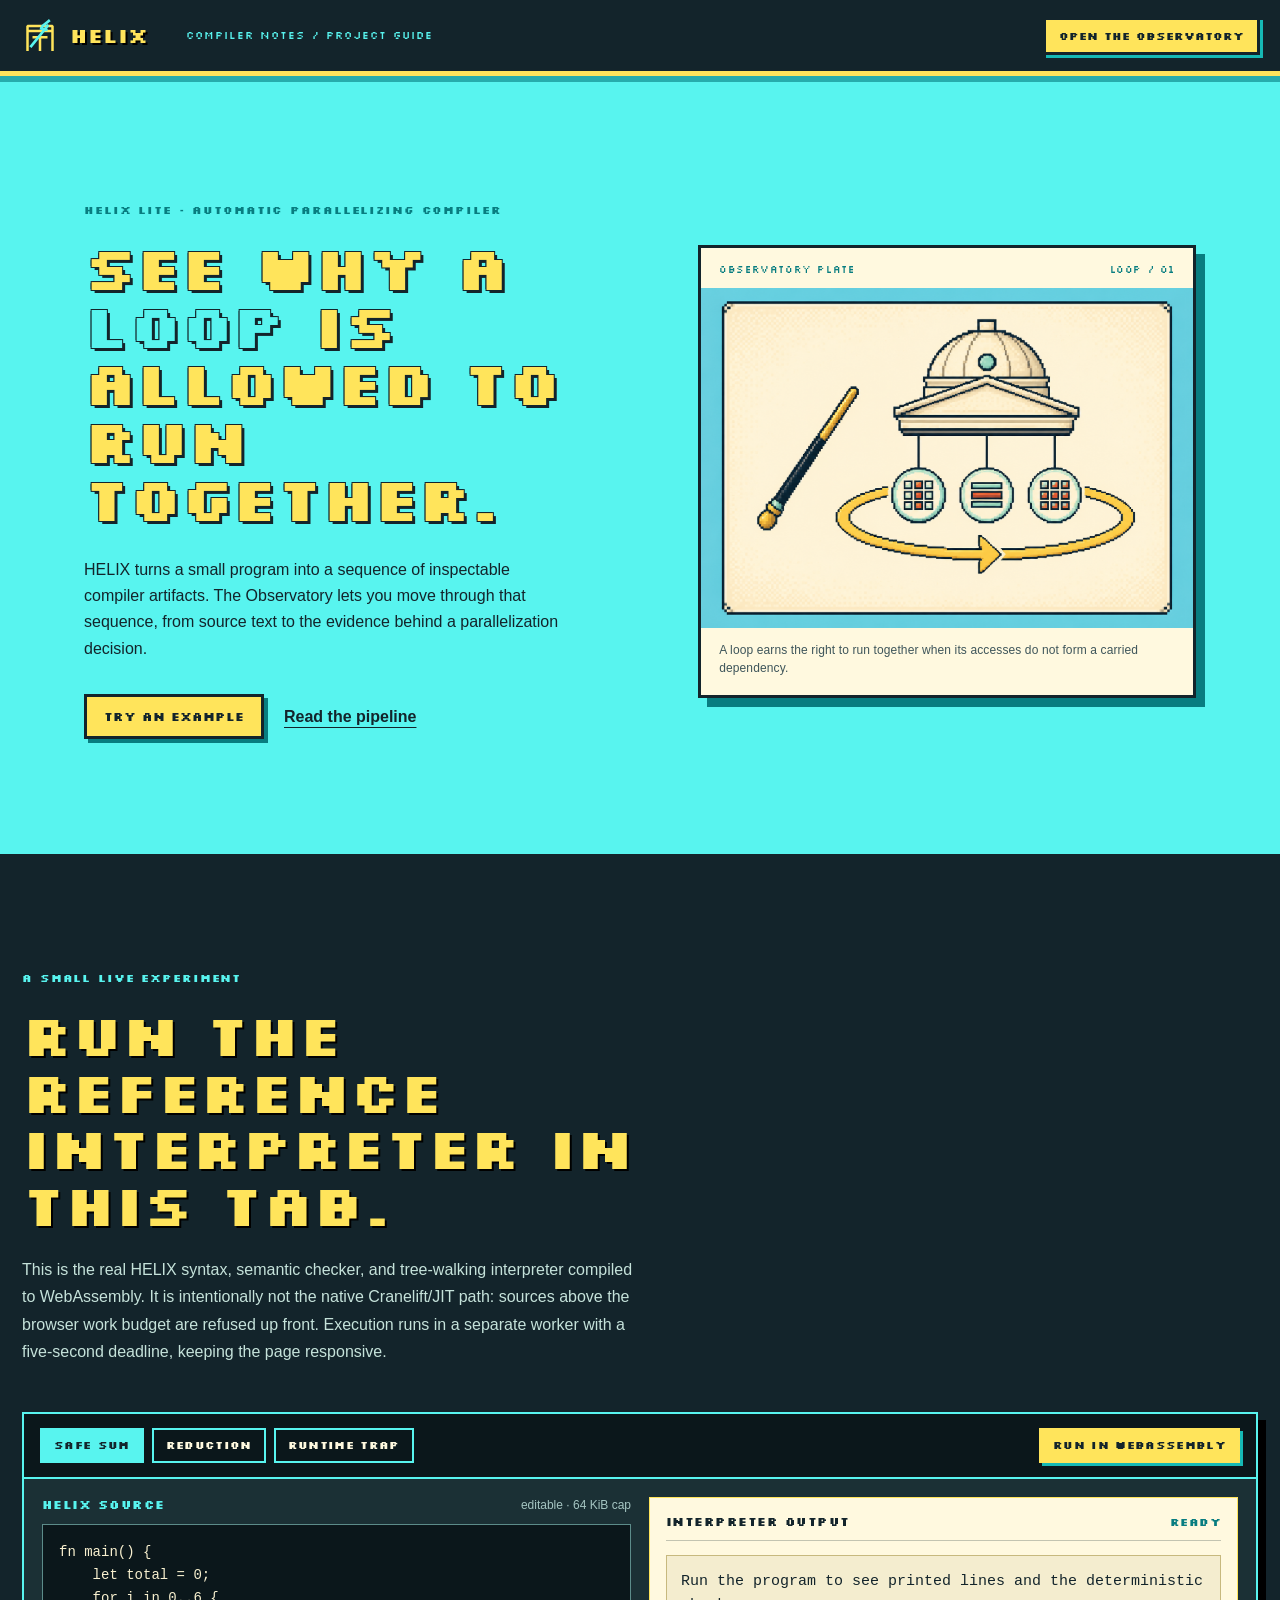
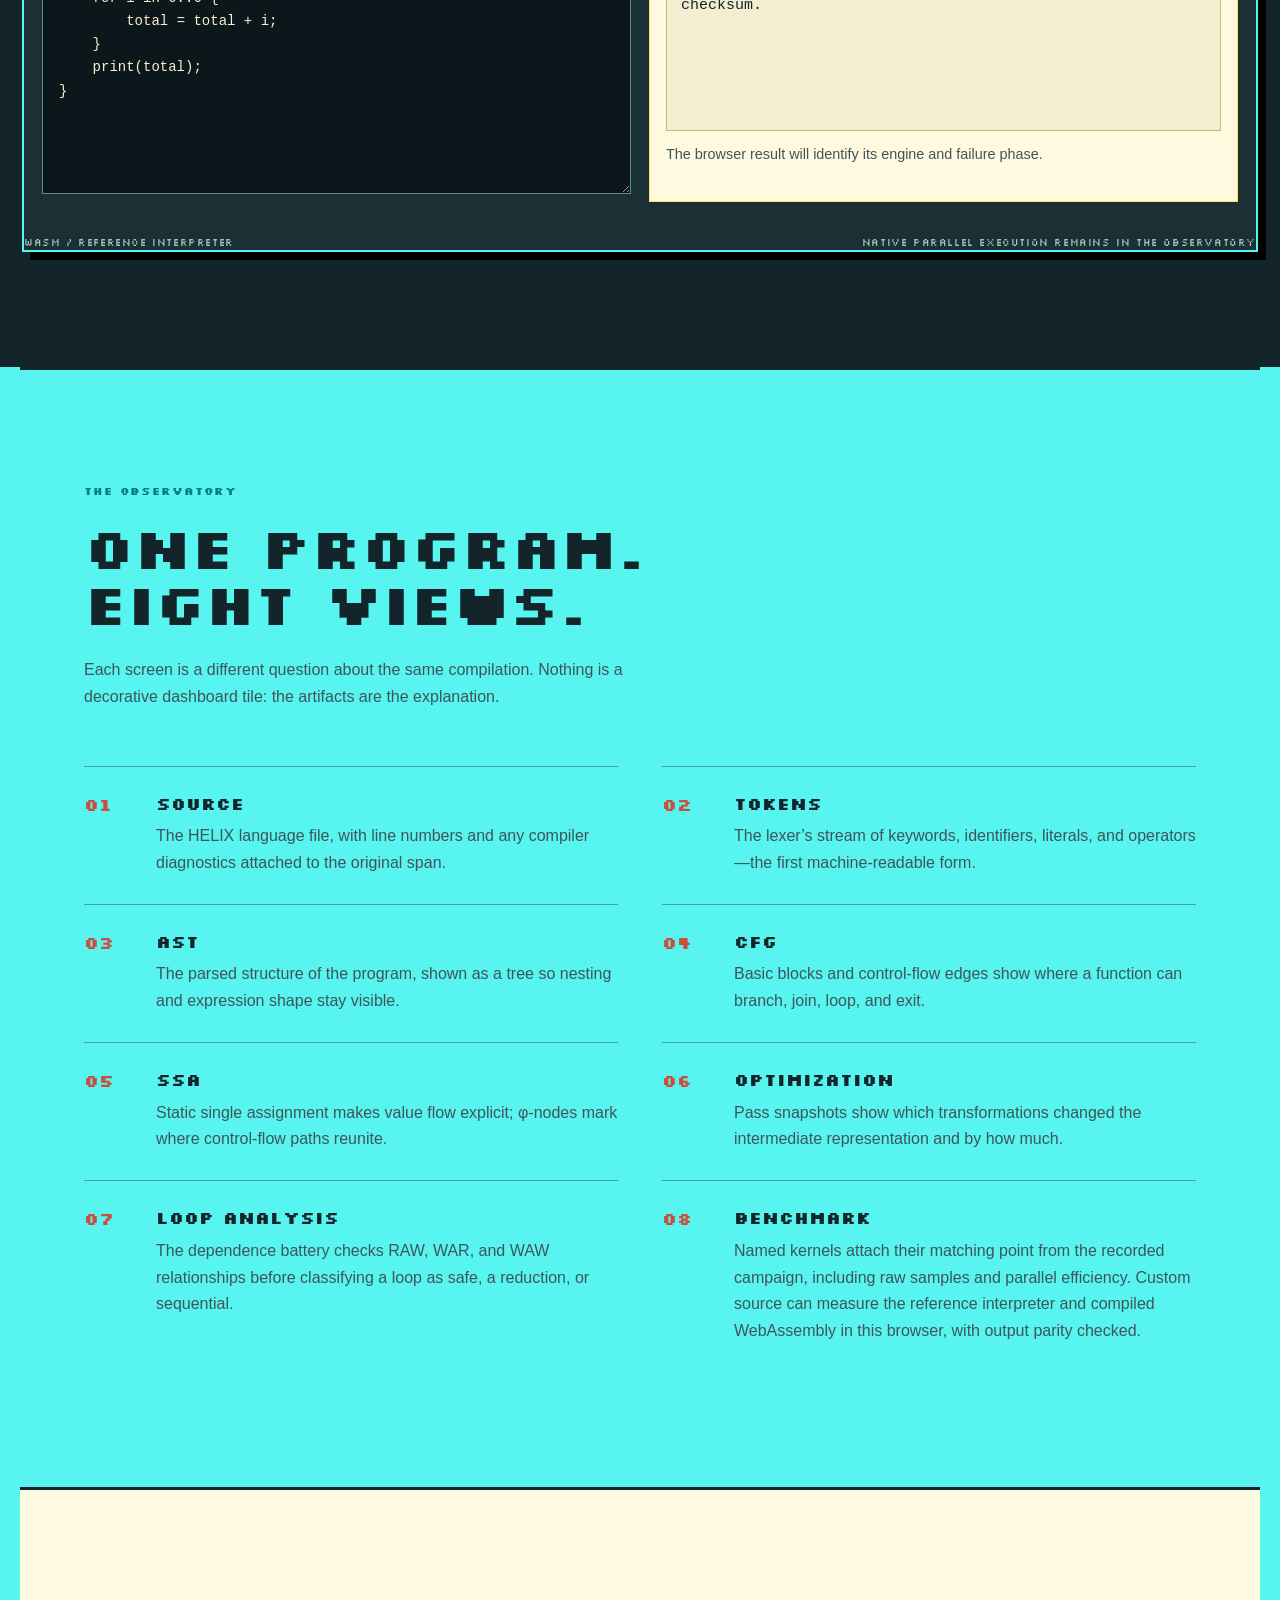
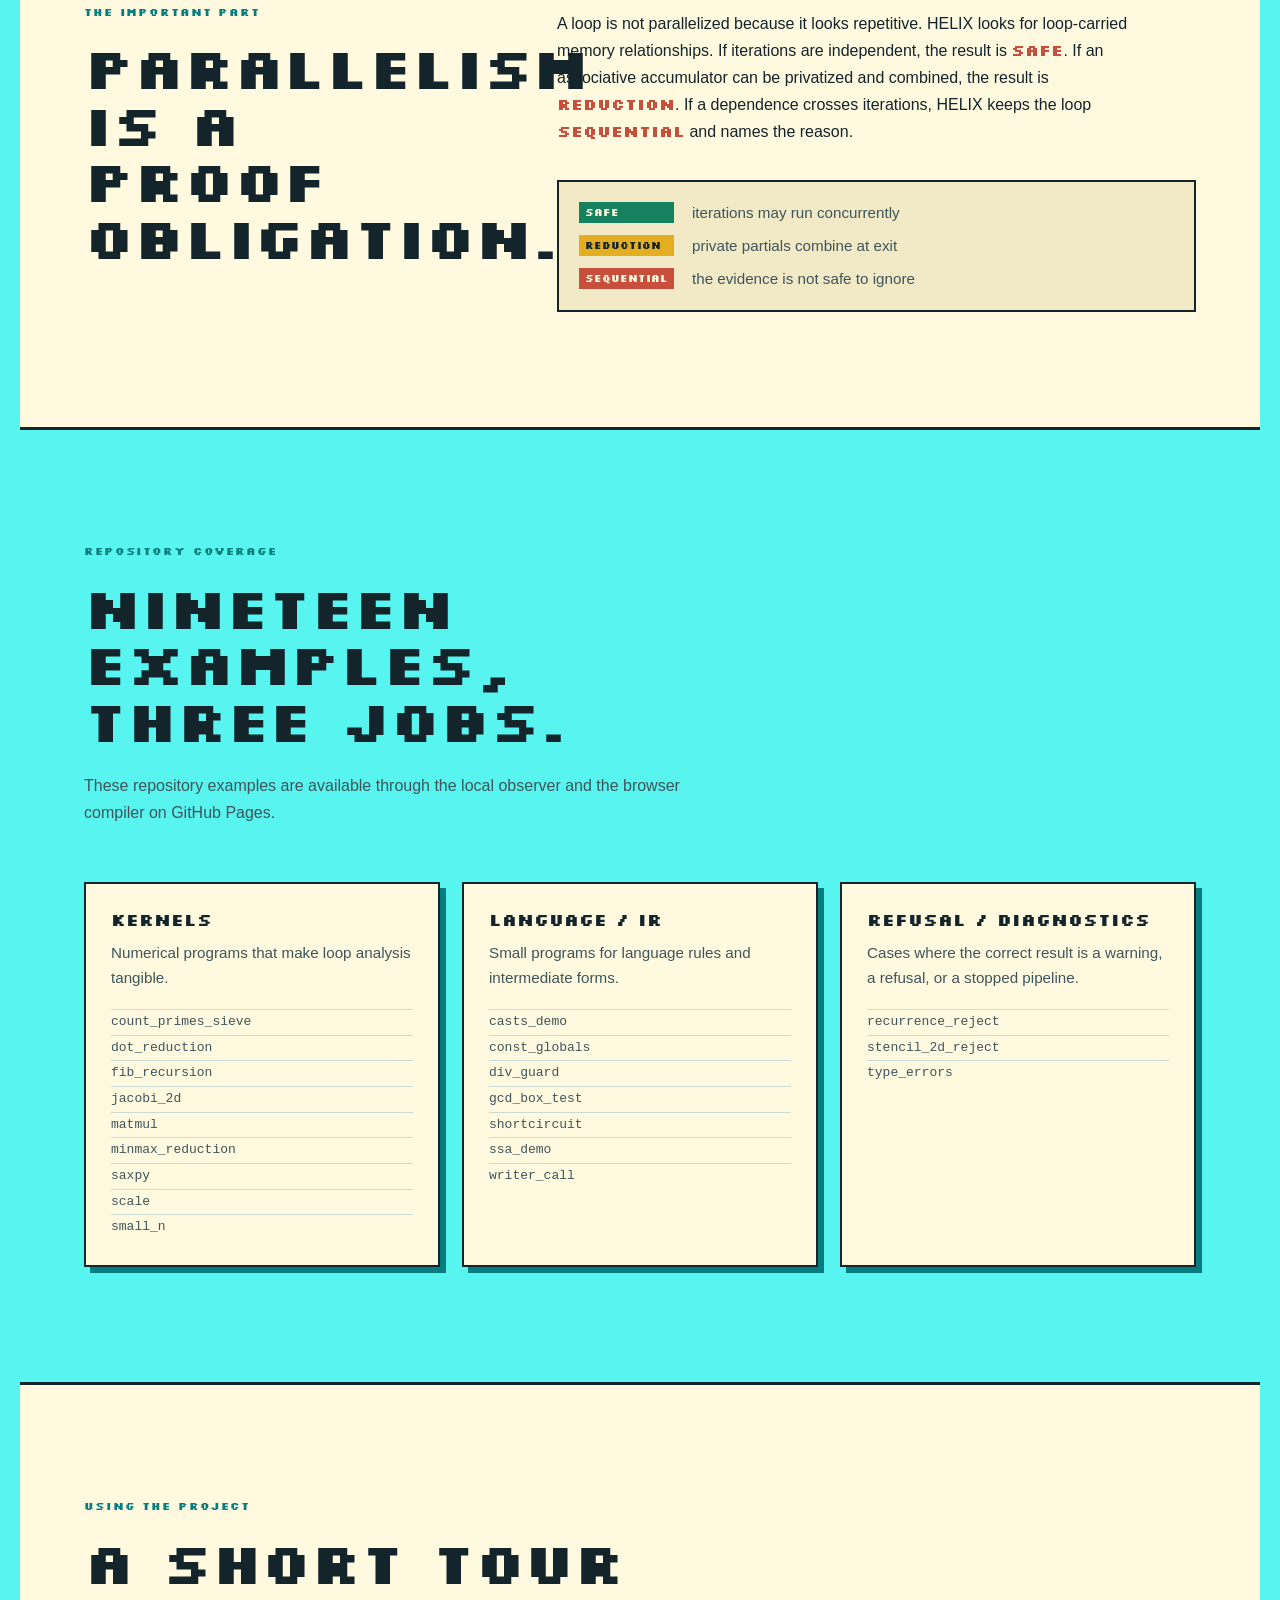
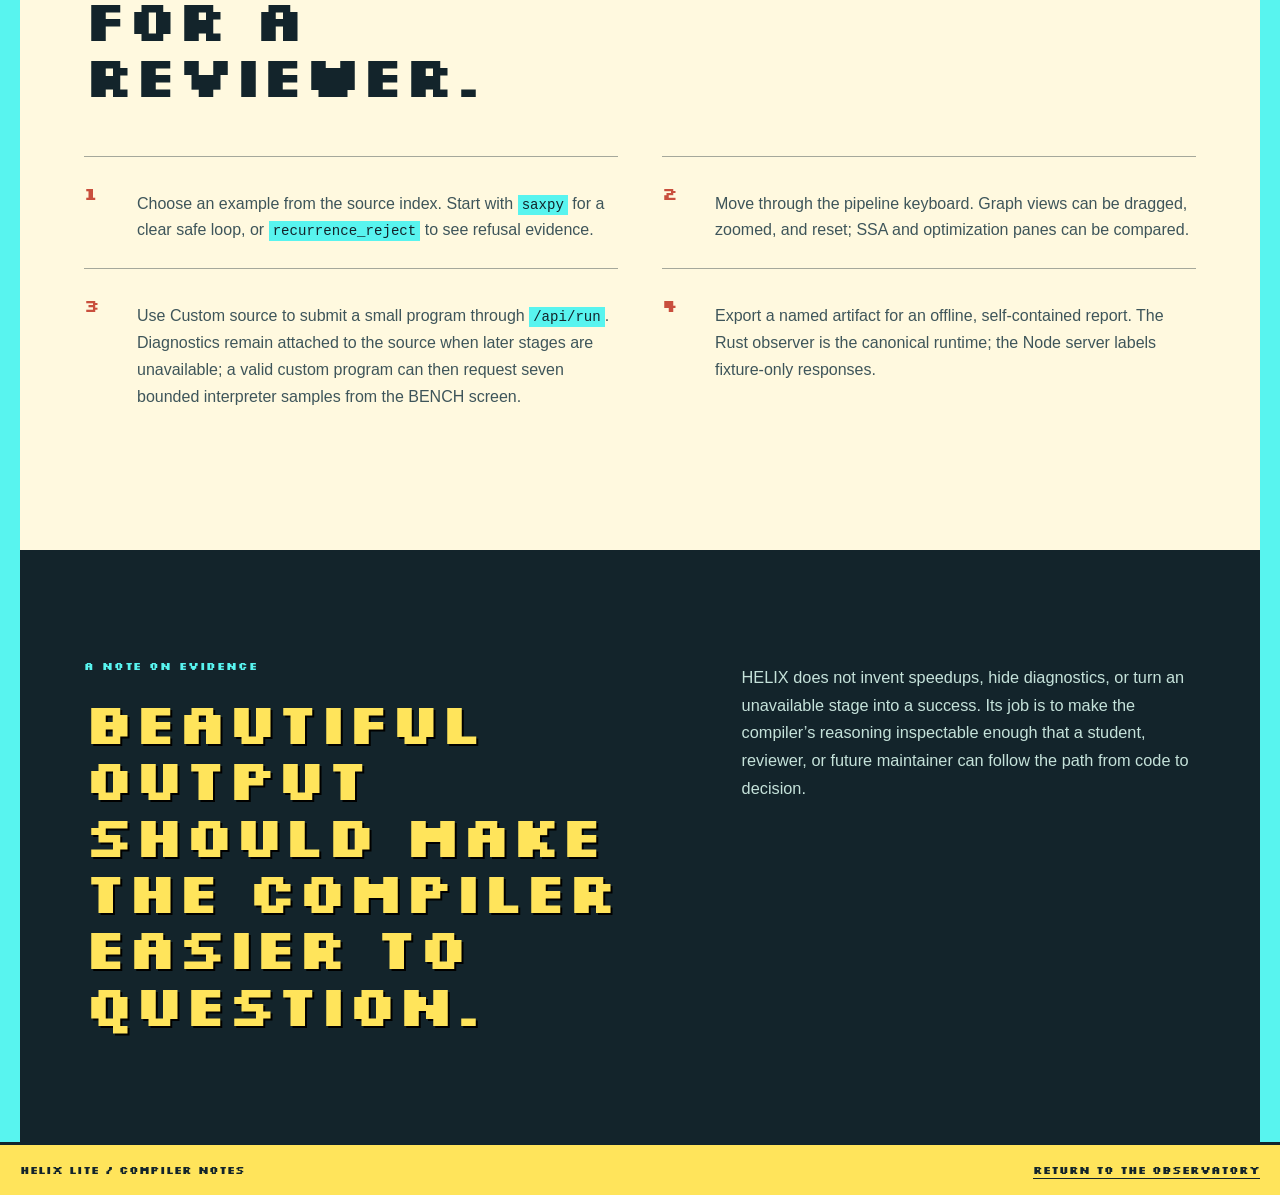
<file: web/about.html>
<!doctype html>
<html lang="en">
<head>
<meta charset="utf-8">
<meta name="viewport" content="width=device-width, initial-scale=1">
<meta name="color-scheme" content="light">
<title>How HELIX works — compiler notes</title>
<link rel="icon" href="data:image/svg+xml,%3Csvg xmlns='http://www.w3.org/2000/svg' viewBox='0 0 32 32'%3E%3Crect width='32' height='32' fill='%2358f4ef'/%3E%3Cpath d='M7 26V8h18v18M7 12h18M11 17h10M16 26V17' fill='none' stroke='%2313232a' stroke-width='3' stroke-linecap='square'/%3E%3Cpath d='m10 24 12-16m-3 0 5-4m-2 7-4-1' fill='none' stroke='%23ffe35b' stroke-width='2'/%3E%3C/svg%3E">
<link rel="stylesheet" href="./about.css">
<script type="module" src="./about.js"></script>
</head>
<body>
<header class="about-nav">
  <a class="about-brand" href="./" aria-label="Return to the HELIX Observatory">
    <svg viewBox="0 0 32 32" aria-hidden="true">
      <path class="about-mark-temple" d="M6 27V8h20v19M6 12h20M11 17h10M16 27V17" />
      <path class="about-mark-sword" d="m9 24 13-16m-4 0 5-4m-2 7-4-1" />
    </svg>
    <span>HELIX</span>
  </a>
  <p>compiler notes / project guide</p>
  <a class="nav-return" href="./">Open the Observatory</a>
</header>

<main>
  <section class="about-hero" aria-labelledby="about-title">
    <div class="hero-copy">
      <p class="eyebrow">HELIX LITE · AUTOMATIC PARALLELIZING COMPILER</p>
      <h1 id="about-title">
        <span class="hero-line">See why a</span>
        <span class="hero-line"><span class="hero-emphasis">loop</span> is</span>
        <span class="hero-line">allowed to</span>
        <span class="hero-line">run</span>
        <span class="hero-line">together.</span>
      </h1>
      <p class="hero-lede">HELIX turns a small program into a sequence of inspectable compiler artifacts. The Observatory lets you move through that sequence, from source text to the evidence behind a parallelization decision.</p>
      <div class="hero-actions">
        <a class="cta" href="./">Try an example</a>
        <a class="text-link" href="#pipeline">Read the pipeline</a>
      </div>
    </div>
    <figure class="hero-figure">
      <div class="figure-label"><span>OBSERVATORY PLATE</span><span>LOOP / 01</span></div>
      <img class="hero-illustration" src="./assets/helix-loop-observatory.png" alt="Pixel-art compiler observatory with three dependency nodes and a yellow loop arrow around them.">
      <figcaption>A loop earns the right to run together when its accesses do not form a carried dependency.</figcaption>
    </figure>
  </section>

  <section id="browser-lab" class="browser-lab" aria-labelledby="browser-lab-title">
    <div class="lab-heading">
      <p class="eyebrow">A SMALL LIVE EXPERIMENT</p>
      <h2 id="browser-lab-title">Run the reference interpreter in this tab.</h2>
      <p>This is the real HELIX syntax, semantic checker, and tree-walking interpreter compiled to WebAssembly. It is intentionally not the native Cranelift/JIT path: sources above the browser work budget are refused up front. Execution runs in a separate worker with a five-second deadline, keeping the page responsive.</p>
    </div>
    <div class="lab-shell">
      <div class="lab-toolbar">
        <div class="lab-presets" aria-label="Browser lab examples">
          <button type="button" class="lab-preset is-active" data-lab-preset="safe">Safe sum</button>
          <button type="button" class="lab-preset" data-lab-preset="reduction">Reduction</button>
          <button type="button" class="lab-preset" data-lab-preset="trap">Runtime trap</button>
        </div>
        <button type="button" id="browser-run" class="lab-run">Run in WebAssembly</button>
      </div>
      <div class="lab-grid">
        <label class="lab-editor">
          <span>HELIX source <small>editable · 64 KiB cap</small></span>
          <textarea id="browser-source" spellcheck="false" autocapitalize="off" autocomplete="off">fn main() {
    let total = 0;
    for i in 0..6 {
        total = total + i;
    }
    print(total);
}</textarea>
        </label>
        <section class="lab-output" aria-labelledby="lab-output-title">
          <div class="output-heading"><span id="lab-output-title">Interpreter output</span><span id="browser-status" role="status">ready</span></div>
          <pre id="browser-output" tabindex="0">Run the program to see printed lines and the deterministic checksum.</pre>
          <p id="browser-diagnostics" class="lab-diagnostics" role="status">The browser result will identify its engine and failure phase.</p>
        </section>
      </div>
      <p class="lab-footnote"><span>WASM / REFERENCE INTERPRETER</span><span>native parallel execution remains in the Observatory</span></p>
    </div>
  </section>

  <section id="pipeline" class="about-section" aria-labelledby="pipeline-title">
    <div class="section-heading">
      <p class="eyebrow">THE OBSERVATORY</p>
      <h2 id="pipeline-title">One program. Eight views.</h2>
      <p>Each screen is a different question about the same compilation. Nothing is a decorative dashboard tile: the artifacts are the explanation.</p>
    </div>
    <ol class="pipeline-list">
      <li><span class="stage-no">01</span><div><h3>Source</h3><p>The HELIX language file, with line numbers and any compiler diagnostics attached to the original span.</p></div></li>
      <li><span class="stage-no">02</span><div><h3>Tokens</h3><p>The lexer’s stream of keywords, identifiers, literals, and operators—the first machine-readable form.</p></div></li>
      <li><span class="stage-no">03</span><div><h3>AST</h3><p>The parsed structure of the program, shown as a tree so nesting and expression shape stay visible.</p></div></li>
      <li><span class="stage-no">04</span><div><h3>CFG</h3><p>Basic blocks and control-flow edges show where a function can branch, join, loop, and exit.</p></div></li>
      <li><span class="stage-no">05</span><div><h3>SSA</h3><p>Static single assignment makes value flow explicit; φ-nodes mark where control-flow paths reunite.</p></div></li>
      <li><span class="stage-no">06</span><div><h3>Optimization</h3><p>Pass snapshots show which transformations changed the intermediate representation and by how much.</p></div></li>
      <li><span class="stage-no">07</span><div><h3>Loop analysis</h3><p>The dependence battery checks RAW, WAR, and WAW relationships before classifying a loop as safe, a reduction, or sequential.</p></div></li>
      <li><span class="stage-no">08</span><div><h3>Benchmark</h3><p>Named kernels attach their matching point from the recorded campaign, including raw samples and parallel efficiency. Custom source can measure the reference interpreter and compiled WebAssembly in this browser, with output parity checked.</p></div></li>
    </ol>
  </section>

  <section class="about-section split-section" aria-labelledby="decision-title">
    <div class="section-heading">
      <p class="eyebrow">THE IMPORTANT PART</p>
      <h2 id="decision-title">Parallelism is a proof obligation.</h2>
    </div>
    <div class="explain-copy">
      <p>A loop is not parallelized because it looks repetitive. HELIX looks for loop-carried memory relationships. If iterations are independent, the result is <strong>SAFE</strong>. If an associative accumulator can be privatized and combined, the result is <strong>REDUCTION</strong>. If a dependence crosses iterations, HELIX keeps the loop <strong>SEQUENTIAL</strong> and names the reason.</p>
      <div class="decision-strip"><span class="decision-safe">SAFE</span><span>iterations may run concurrently</span><span class="decision-reduction">REDUCTION</span><span>private partials combine at exit</span><span class="decision-sequential">SEQUENTIAL</span><span>the evidence is not safe to ignore</span></div>
    </div>
  </section>

  <section class="about-section examples-section" aria-labelledby="examples-title">
    <div class="section-heading">
      <p class="eyebrow">REPOSITORY COVERAGE</p>
      <h2 id="examples-title">Nineteen examples, three jobs.</h2>
      <p>These repository examples are available through the local observer and the browser compiler on GitHub Pages.</p>
    </div>
    <div class="example-columns">
      <div><h3>Kernels</h3><p>Numerical programs that make loop analysis tangible.</p><ul><li>count_primes_sieve</li><li>dot_reduction</li><li>fib_recursion</li><li>jacobi_2d</li><li>matmul</li><li>minmax_reduction</li><li>saxpy</li><li>scale</li><li>small_n</li></ul></div>
      <div><h3>Language / IR</h3><p>Small programs for language rules and intermediate forms.</p><ul><li>casts_demo</li><li>const_globals</li><li>div_guard</li><li>gcd_box_test</li><li>shortcircuit</li><li>ssa_demo</li><li>writer_call</li></ul></div>
      <div><h3>Refusal / diagnostics</h3><p>Cases where the correct result is a warning, a refusal, or a stopped pipeline.</p><ul><li>recurrence_reject</li><li>stencil_2d_reject</li><li>type_errors</li></ul></div>
    </div>
  </section>

  <section class="about-section how-section" aria-labelledby="how-title">
    <div class="section-heading">
      <p class="eyebrow">USING THE PROJECT</p>
      <h2 id="how-title">A short tour for a reviewer.</h2>
    </div>
    <div class="how-grid">
      <div><span>1</span><p>Choose an example from the source index. Start with <code>saxpy</code> for a clear safe loop, or <code>recurrence_reject</code> to see refusal evidence.</p></div>
      <div><span>2</span><p>Move through the pipeline keyboard. Graph views can be dragged, zoomed, and reset; SSA and optimization panes can be compared.</p></div>
      <div><span>3</span><p>Use Custom source to submit a small program through <code>/api/run</code>. Diagnostics remain attached to the source when later stages are unavailable; a valid custom program can then request seven bounded interpreter samples from the BENCH screen.</p></div>
      <div><span>4</span><p>Export a named artifact for an offline, self-contained report. The Rust observer is the canonical runtime; the Node server labels fixture-only responses.</p></div>
    </div>
  </section>

  <section class="closing-note" aria-label="Project boundary">
    <div>
      <p class="eyebrow">A NOTE ON EVIDENCE</p>
      <h2>Beautiful output should make the compiler easier to question.</h2>
    </div>
    <p>HELIX does not invent speedups, hide diagnostics, or turn an unavailable stage into a success. Its job is to make the compiler’s reasoning inspectable enough that a student, reviewer, or future maintainer can follow the path from code to decision.</p>
  </section>
</main>

<footer class="about-footer"><span>HELIX LITE / COMPILER NOTES</span><a href="./">Return to the Observatory</a></footer>
</body>
</html>
</file>
<file: web/about.css>
@font-face { font-family: "Helix Pixel"; src: url("./fonts/silkscreen-400.ttf") format("truetype"); font-weight: 400; font-display: swap; }
@font-face { font-family: "Helix Pixel"; src: url("./fonts/silkscreen-700.ttf") format("truetype"); font-weight: 700; font-display: swap; }

:root { color-scheme: light; --aqua: #58f4ef; --aqua-deep: #16b9b5; --aqua-dark: #087d80; --ink: #13242b; --ink-soft: #3e555a; --yellow: #ffe45b; --yellow-deep: #e3ae22; --paper: #fff9df; --paper-shadow: #f2e9c6; --coral: #c94f3d; --green: #16815e; --lilac: #6247a6; --pixel: "Helix Pixel", monospace; --body: "Trebuchet MS", "Segoe UI", sans-serif; }
* { box-sizing: border-box; }
html { scroll-behavior: smooth; background: var(--aqua); }
body { min-width: 320px; margin: 0; color: var(--ink); background: var(--aqua); font: 16px/1.65 var(--body); }
body::before { content: ""; position: fixed; inset: 0; z-index: -1; pointer-events: none; opacity: .11; background: repeating-linear-gradient(0deg, transparent 0 5px, rgba(19,36,43,.16) 5px 6px); mix-blend-mode: multiply; }
a { color: inherit; }
::selection { color: var(--ink); background: var(--yellow); }
::-webkit-scrollbar { width: 16px; height: 16px; }
::-webkit-scrollbar-track { background: var(--aqua-deep); }
::-webkit-scrollbar-thumb { background: var(--ink); border: 3px solid var(--aqua-deep); }
.about-nav { min-height: 78px; display: flex; align-items: center; gap: 20px; padding: 12px clamp(18px,5vw,72px); color: var(--paper); background: var(--ink); border-bottom: 5px solid var(--yellow); box-shadow: 0 6px 0 rgba(8,125,128,.6); }
.about-brand { display: inline-flex; align-items: center; gap: 10px; color: var(--yellow); font: 700 24px/1 var(--pixel); text-decoration: none; text-shadow: 2px 2px 0 #000; }
.about-brand svg { width: 40px; height: 40px; }.about-brand path { fill: none; stroke-linecap: square; stroke-linejoin: bevel; }.about-mark-temple { stroke: var(--yellow); stroke-width: 2; }.about-mark-sword { stroke: var(--aqua); stroke-width: 2.2; }
.about-nav p { margin: 0; color: var(--aqua); font: 11px var(--pixel); }.nav-return { margin-left: auto; padding: 9px 13px; color: var(--ink); background: var(--yellow); border: 3px solid var(--ink); box-shadow: 3px 3px 0 var(--aqua-deep); font: 700 11px var(--pixel); text-decoration: none; }.nav-return:hover, .nav-return:focus-visible { background: var(--paper); }
main { width: 100%; max-width: 1440px; margin: 0 auto; overflow: hidden; }
.about-hero { display: grid; grid-template-columns: minmax(0,1.1fr) minmax(360px,.9fr); gap: clamp(30px,6vw,100px); align-items: center; min-height: 650px; padding: clamp(70px,10vw,130px) clamp(20px,7vw,100px); }
.eyebrow { margin: 0 0 18px; color: var(--aqua-dark); font: 700 11px var(--pixel); letter-spacing: .05em; }.hero-copy h1 { max-width: 14ch; margin: 0; color: var(--yellow); font: 700 clamp(3.2rem,5.8vw,6.4rem)/.98 var(--pixel); letter-spacing: -.035em; text-shadow: 3px 3px 0 var(--ink), -1px -1px 0 var(--ink), 1px -1px 0 var(--ink), -1px 1px 0 var(--ink); }.hero-lede { max-width: 58ch; margin: 30px 0 0; color: var(--ink); font-size: 1.15rem; }.hero-actions { display: flex; flex-wrap: wrap; align-items: center; gap: 20px; margin-top: 32px; }.cta { padding: 12px 17px; color: var(--ink); background: var(--yellow); border: 3px solid var(--ink); box-shadow: 4px 4px 0 var(--aqua-dark); font: 700 12px var(--pixel); text-decoration: none; }.cta:hover, .cta:focus-visible { background: var(--paper); }.text-link { color: var(--ink); font-weight: 700; text-underline-offset: 5px; }
.hero-figure { padding: 20px; background: var(--paper); border: 3px solid var(--ink); box-shadow: 9px 9px 0 var(--aqua-dark); }.hero-figure svg { display: block; width: 100%; height: auto; }.temple-line { fill: none; stroke: var(--ink); stroke-width: 3; stroke-linecap: square; stroke-linejoin: bevel; }.roof-line { fill: var(--yellow); stroke: var(--ink); stroke-width: 3; stroke-linejoin: bevel; }.sword-line, .hilt-line { fill: none; stroke: var(--coral); stroke-width: 13; stroke-linecap: square; stroke-linejoin: bevel; }.hilt-line { stroke: var(--yellow-deep); stroke-width: 12; }.node-dot { fill: var(--aqua); stroke: var(--ink); stroke-width: 3; }.hero-figure text { fill: var(--ink-soft); font: 11px var(--pixel); letter-spacing: .08em; }
.about-section { padding: clamp(68px,9vw,118px) clamp(20px,7vw,100px); border-top: 3px solid var(--ink); }.section-heading { max-width: 680px; }.section-heading h2, .closing-note h2 { max-width: 15ch; margin: 0; color: var(--ink); font: 700 clamp(2.1rem,4.5vw,4.7rem)/1.03 var(--pixel); letter-spacing: -.035em; }.section-heading > p:last-child { max-width: 65ch; margin: 22px 0 0; color: var(--ink-soft); }.pipeline-list { display: grid; grid-template-columns: repeat(2,minmax(0,1fr)); gap: 0 28px; margin: 54px 0 0; padding: 0; list-style: none; }.pipeline-list li { display: grid; grid-template-columns: 55px 1fr; gap: 18px; padding: 24px 0; border-top: 2px solid var(--ink); }.pipeline-list li:nth-child(-n+2) { border-top: 0; }.stage-no { color: var(--coral); font: 700 20px var(--pixel); }.pipeline-list h3, .example-columns h3 { margin: 0; font: 700 19px var(--pixel); }.pipeline-list p, .example-columns p { margin: 8px 0 0; color: var(--ink-soft); }
.split-section { display: grid; grid-template-columns: minmax(240px,.75fr) minmax(0,1.25fr); gap: 60px; background: var(--paper); }.split-section .section-heading h2 { color: var(--ink); }.explain-copy { padding-top: 6px; }.explain-copy p { max-width: 70ch; margin: 0; }.explain-copy strong { color: var(--coral); font-family: var(--pixel); }.decision-strip { display: grid; grid-template-columns: auto 1fr; gap: 10px 16px; align-items: center; margin-top: 32px; padding: 18px; background: var(--paper-shadow); border: 2px solid var(--ink); font-size: 14px; }.decision-strip span:nth-child(even) { color: var(--ink-soft); }.decision-safe, .decision-reduction, .decision-sequential { padding: 4px 6px; color: var(--paper); font: 700 10px var(--pixel); }.decision-safe { background: var(--green); }.decision-reduction { color: var(--ink); background: var(--yellow-deep); }.decision-sequential { background: var(--coral); }
.examples-section { background: var(--aqua); }.example-columns { display: grid; grid-template-columns: repeat(3,minmax(0,1fr)); gap: 18px; margin-top: 54px; }.example-columns > div { padding: 22px; background: var(--paper); border: 2px solid var(--ink); box-shadow: 5px 5px 0 var(--aqua-dark); }.example-columns h3 { color: var(--ink); }.example-columns p { min-height: 52px; font-size: 14px; }.example-columns ul { margin: 18px 0 0; padding: 0; list-style: none; color: var(--ink-soft); font: 13px/1.9 "Cascadia Code", Consolas, monospace; }.example-columns li { border-top: 1px solid #c9dcd5; }
.how-section { background: var(--paper); }.how-grid { display: grid; grid-template-columns: repeat(2,minmax(0,1fr)); gap: 0 30px; margin-top: 50px; }.how-grid > div { display: grid; grid-template-columns: 42px 1fr; gap: 13px; padding: 20px 0; border-top: 2px solid var(--ink); }.how-grid span { color: var(--coral); font: 700 22px var(--pixel); }.how-grid p { margin: 0; color: var(--ink-soft); }.how-grid code, .examples-section code { padding: 2px 4px; color: var(--ink); background: var(--aqua); font: .88em "Cascadia Code", Consolas, monospace; }
.closing-note { display: grid; grid-template-columns: minmax(0,1.1fr) minmax(260px,.9fr); gap: 50px; padding: clamp(55px,8vw,90px) clamp(20px,7vw,100px); color: var(--paper); background: var(--ink); }.closing-note .eyebrow { color: var(--aqua); }.closing-note h2 { color: var(--yellow); text-shadow: 2px 2px 0 #000; }.closing-note > p { max-width: 48ch; margin: 10px 0 0; color: #c5e2da; font-size: 1.05rem; }.about-footer { display: flex; justify-content: space-between; gap: 20px; padding: 18px clamp(18px,5vw,72px); color: var(--ink); background: var(--yellow); border-top: 3px solid var(--ink); font: 700 11px var(--pixel); }.about-footer a { text-underline-offset: 4px; }
:focus-visible { outline: 3px solid var(--coral); outline-offset: 4px; }
@media (max-width: 900px) { .about-hero { grid-template-columns: 1fr; min-height: auto; }.hero-figure { max-width: 620px; }.split-section, .closing-note { grid-template-columns: 1fr; gap: 30px; }.example-columns { grid-template-columns: 1fr; }.example-columns p { min-height: auto; } }
@media (max-width: 620px) { body { font-size: 15px; }.about-nav { min-height: 64px; gap: 10px; padding: 9px 12px; }.about-brand { font-size: 17px; }.about-brand svg { width: 30px; height: 30px; }.about-nav p { display: none; }.nav-return { padding: 7px 8px; font-size: 8px; }.about-hero, .hero-copy, .hero-figure { min-width: 0; }.about-hero { padding: 60px 18px 72px; }.hero-copy .eyebrow { overflow-wrap: anywhere; }.hero-copy h1 { font-size: clamp(2.8rem,15vw,5rem); overflow-wrap: anywhere; }.hero-lede { font-size: 1rem; }.about-section { padding: 64px 18px; }.section-heading h2, .closing-note h2 { font-size: clamp(2rem,11vw,3.8rem); }.pipeline-list, .how-grid { grid-template-columns: 1fr; }.pipeline-list li:nth-child(2) { border-top: 2px solid var(--ink); }.pipeline-list li { grid-template-columns: 42px 1fr; gap: 12px; }.decision-strip { grid-template-columns: auto 1fr; }.closing-note { padding: 58px 18px; }.about-footer { padding: 14px 12px; font-size: 9px; } }
@media (prefers-reduced-motion: reduce) { html { scroll-behavior: auto; } }

/* -------------------------------------------------------------------------
   Compiler field manual — readability and geometry pass
   -------------------------------------------------------------------------
   The cyan/yellow TempleOS-era poster language stays; the layout below gives
   the actual report copy room to breathe and keeps every diagram in its own
   box. Pixel type is display ink, never the body-reading face.
   ------------------------------------------------------------------------- */
:root {
  --manual-max: 1240px;
  --manual-copy: 68ch;
  --line: rgba(19, 36, 43, .38);
  --line-light: rgba(255, 249, 223, .28);
}

html { overflow-x: hidden; }
body {
  font-size: clamp(16px, 1.08vw, 18px);
  line-height: 1.62;
  -webkit-font-smoothing: antialiased;
  text-rendering: optimizeLegibility;
  font-synthesis: none;
}
button, textarea { font: inherit; }
button { cursor: pointer; }

.about-nav {
  min-height: 76px;
  display: grid;
  grid-template-columns: auto minmax(0, 1fr) auto;
  align-items: center;
  gap: clamp(16px, 3vw, 42px);
  padding-inline: max(18px, calc((100vw - var(--manual-max)) / 2));
}
.about-brand { font-size: clamp(18px, 1.6vw, 25px); white-space: nowrap; }
.about-nav p {
  min-width: 0;
  overflow-wrap: anywhere;
  font-size: 11px;
  letter-spacing: .08em;
  line-height: 1.3;
}
.nav-return { white-space: nowrap; }

main { max-width: none; overflow: clip; }
.about-hero,
.about-section,
.browser-lab,
.closing-note {
  width: min(100%, var(--manual-max));
  margin-inline: auto;
}
.about-hero {
  grid-template-columns: minmax(0, 1.05fr) minmax(400px, .95fr);
  gap: clamp(42px, 5vw, 72px);
  min-height: 0;
  padding: clamp(76px, 10vw, 132px) clamp(22px, 5vw, 70px) clamp(78px, 9vw, 118px);
}
.hero-copy,
.hero-figure,
.section-heading,
.explain-copy,
.lab-heading,
.lab-shell,
.closing-note > * { min-width: 0; }
.hero-copy h1 {
  max-width: none;
  margin: 0;
  font-size: clamp(2.85rem, 4.8vw, 5.1rem);
  line-height: .94;
  letter-spacing: -.02em;
  overflow-wrap: normal;
  word-break: normal;
}
.hero-line { display: block; white-space: nowrap; }
.hero-emphasis { color: var(--aqua); }
.hero-lede {
  max-width: 55ch;
  margin-top: 30px;
  font-size: clamp(1rem, 1.25vw, 1.18rem);
  line-height: 1.65;
}
.hero-figure {
  width: 100%;
  margin: 0;
  padding: 0;
  background: var(--paper);
  border: 3px solid var(--ink);
  box-shadow: 9px 9px 0 var(--aqua-dark);
  overflow: hidden;
}
.figure-label,
.hero-figure figcaption,
.lab-footnote {
  font-family: var(--pixel);
  letter-spacing: .06em;
  text-transform: uppercase;
}
.figure-label {
  display: flex;
  justify-content: space-between;
  gap: 16px;
  padding: 15px 18px 12px;
  color: var(--aqua-dark);
  font-size: 10px;
  line-height: 1.3;
}
.hero-illustration { display: block; width: 100%; height: auto; }
.hero-figure figcaption {
  margin: 0;
  padding: 14px 18px 18px;
  color: var(--ink-soft);
  font: 12px/1.45 var(--body);
  letter-spacing: .01em;
  text-transform: none;
}
.temple-line { stroke-width: 3.2; }
.roof-line { stroke-width: 3.2; }
.sword-line { stroke-width: 10; }
.hilt-line { stroke-width: 10; }
.proof-box { fill: var(--paper); stroke: var(--ink); stroke-width: 2; }
.proof-read { fill: #d9f4df; }
.proof-write { fill: #ffe8cc; }
.proof-decision { fill: var(--yellow); }
.proof-text { fill: var(--ink); font: 700 14px var(--pixel); letter-spacing: .03em; }
.proof-text-dark { font-size: 11px; }
.figure-caption { fill: var(--ink-soft); font: 11px var(--pixel); letter-spacing: .08em; }

.about-section {
  padding: clamp(78px, 9vw, 122px) clamp(22px, 5vw, 70px);
  border-top: 3px solid var(--ink);
}
.eyebrow {
  margin-bottom: 20px;
  font-size: 11px;
  line-height: 1.25;
  letter-spacing: .08em;
}
.section-heading { max-width: 760px; }
.section-heading h2,
.closing-note h2,
.lab-heading h2 {
  max-width: 12ch;
  margin: 0;
  font-size: clamp(2.35rem, 4.5vw, 4.9rem);
  line-height: .98;
  letter-spacing: -.02em;
}
.section-heading > p:last-child {
  max-width: var(--manual-copy);
  margin-top: 24px;
  color: var(--ink-soft);
  font-size: 1rem;
  line-height: 1.7;
}
.pipeline-list {
  grid-template-columns: repeat(2, minmax(0, 1fr));
  gap: 0 44px;
  margin-top: 56px;
}
.pipeline-list li,
.how-grid > div {
  min-width: 0;
  border-top: 1px solid var(--line);
}
.pipeline-list li:nth-child(-n+2) { border-top: 1px solid var(--line); }
.pipeline-list li { grid-template-columns: 52px minmax(0, 1fr); gap: 20px; padding: 26px 0 27px; }
.stage-no { font-size: 17px; }
.pipeline-list h3,
.example-columns h3 { font-size: 17px; line-height: 1.2; }
.pipeline-list p,
.example-columns p,
.how-grid p { margin-top: 10px; color: var(--ink-soft); font-size: 1rem; line-height: 1.68; }

.split-section { gap: clamp(42px, 7vw, 90px); }
.explain-copy { padding-top: 4px; }
.explain-copy p { max-width: var(--manual-copy); font-size: 1rem; line-height: 1.7; }
.decision-strip { gap: 11px 18px; margin-top: 34px; padding: 20px; font-size: .95rem; line-height: 1.45; }
.decision-strip span:nth-child(even) { min-width: 0; }

.browser-lab {
  width: 100%;
  max-width: none;
  padding: clamp(76px, 9vw, 118px) max(22px, calc((100vw - var(--manual-max)) / 2));
  color: var(--paper);
  background: var(--ink);
  border-top: 3px solid var(--ink);
}
.lab-heading { max-width: var(--manual-max); margin-inline: auto; }
.browser-lab .eyebrow { color: var(--aqua); }
.browser-lab h2 { color: var(--yellow); font-family: var(--pixel); font-weight: 700; text-shadow: 2px 2px 0 #000; }
.browser-lab .lab-heading > p:last-child {
  max-width: 70ch;
  margin: 24px 0 0;
  color: #c5e2da;
  font-size: 1rem;
  line-height: 1.72;
}
.lab-shell {
  max-width: var(--manual-max);
  margin: 46px auto 0;
  background: #1b3035;
  border: 2px solid var(--aqua);
  box-shadow: 8px 8px 0 #000;
}
.lab-toolbar {
  display: flex;
  align-items: center;
  justify-content: space-between;
  gap: 20px;
  padding: 14px 16px;
  background: #0b171b;
  border-bottom: 2px solid var(--aqua);
}
.lab-presets { display: flex; flex-wrap: wrap; gap: 8px; }
.lab-preset,
.lab-run {
  border: 2px solid var(--aqua);
  color: var(--paper);
  background: transparent;
  padding: 9px 12px;
  font: 700 11px/1.2 var(--pixel);
  letter-spacing: .03em;
}
.lab-preset:hover,
.lab-preset:focus-visible,
.lab-preset.is-active { color: var(--ink); background: var(--aqua); }
.lab-run { color: var(--ink); background: var(--yellow); border-color: var(--yellow); box-shadow: 3px 3px 0 var(--aqua-deep); }
.lab-run:hover, .lab-run:focus-visible { background: var(--paper); border-color: var(--paper); }
.lab-run:disabled { opacity: .6; cursor: wait; }
.lab-grid {
  display: grid;
  grid-template-columns: minmax(0, 1fr) minmax(0, 1fr);
  gap: 18px;
  padding: 18px;
}
.lab-editor,
.lab-output { min-width: 0; }
.lab-editor > span,
.output-heading {
  display: flex;
  justify-content: space-between;
  align-items: baseline;
  gap: 12px;
  color: var(--aqua);
  font: 700 12px/1.3 var(--pixel);
  letter-spacing: .04em;
  text-transform: uppercase;
}
.lab-editor small { color: #a5c5c2; font: 12px/1.4 var(--body); letter-spacing: 0; text-transform: none; }
#browser-source {
  display: block;
  width: 100%;
  min-height: 270px;
  margin-top: 10px;
  resize: vertical;
  padding: 16px;
  color: #f8f0cf;
  background: #0b171b;
  border: 1px solid #5c8c8a;
  outline: none;
  font: 14px/1.65 "Cascadia Code", Consolas, monospace;
  tab-size: 4;
}
#browser-source:focus { border-color: var(--yellow); box-shadow: 0 0 0 3px rgba(255, 228, 91, .22); }
.lab-output {
  padding: 16px;
  background: var(--paper);
  color: var(--ink);
  border: 1px solid var(--yellow);
}
.output-heading { color: var(--ink); border-bottom: 1px solid rgba(19,36,43,.25); padding-bottom: 10px; }
#browser-status { color: var(--aqua-dark); font: 700 11px/1.2 var(--pixel); }
#browser-status[data-state="running"] { color: var(--coral); }
#browser-status[data-state="error"] { color: var(--coral); }
#browser-status[data-state="ok"] { color: var(--green); }
#browser-output {
  min-height: 176px;
  margin: 14px 0 0;
  padding: 14px;
  overflow: auto;
  white-space: pre-wrap;
  overflow-wrap: anywhere;
  color: var(--ink);
  background: #f4edcf;
  border: 1px solid #c7b97e;
  font: 15px/1.6 "Cascadia Code", Consolas, monospace;
}
.lab-diagnostics { min-height: 2.9em; margin: 12px 0 0; color: var(--ink-soft); font-size: .9rem; line-height: 1.55; }
.lab-footnote {
  display: flex;
  justify-content: space-between;
  gap: 18px;
  max-width: var(--manual-max);
  margin: 16px auto 0;
  color: #9ac5c0;
  font-size: 10px;
  line-height: 1.4;
}

.examples-section { background: var(--aqua); }
.example-columns { gap: 22px; margin-top: 56px; }
.example-columns > div { min-width: 0; padding: 25px; box-shadow: 6px 6px 0 var(--aqua-dark); }
.example-columns p { min-height: 0; font-size: .95rem; }
.example-columns ul { font-size: 13px; line-height: 1.9; }
.how-section { background: var(--paper); }
.how-grid { gap: 0 44px; margin-top: 52px; }
.how-grid > div { grid-template-columns: 40px minmax(0, 1fr); padding: 24px 0; }
.how-grid span { font-size: 18px; }
.closing-note {
  grid-template-columns: minmax(0, 1fr) minmax(300px, .8fr);
  gap: clamp(42px, 7vw, 100px);
  padding: clamp(74px, 9vw, 110px) clamp(22px, 5vw, 70px);
}
.closing-note h2 { max-width: 11ch; }
.closing-note > p { max-width: 58ch; margin-top: 4px; font-size: 1.02rem; line-height: 1.7; }
.about-footer { padding-inline: max(18px, calc((100vw - var(--manual-max)) / 2)); }

@media (max-width: 900px) {
  .about-hero { grid-template-columns: 1fr; }
  .hero-copy h1 { max-width: none; }
  .hero-figure { max-width: 720px; }
  .browser-lab { padding-inline: 22px; }
}

@media (max-width: 620px) {
  body { font-size: 16px; }
  .about-nav {
    min-height: 66px;
    grid-template-columns: auto auto;
    gap: 12px;
    padding: 9px 14px;
  }
  .about-brand { font-size: 18px; }
  .about-brand svg { width: 31px; height: 31px; }
  .about-nav p { display: none; }
  .nav-return { justify-self: end; padding: 8px 9px; font-size: 9px; }
  .about-hero { padding: 68px 18px 82px; gap: 44px; }
  /* Keep each poster line intact, but size it so even the longest word fits
     the narrow reading column instead of spilling or creating a stray line. */
  .hero-copy h1 { max-width: none; font-size: clamp(2.05rem, 11vw, 4.7rem); line-height: .95; }
  .hero-line { white-space: nowrap; }
  .hero-lede { margin-top: 25px; font-size: 1rem; }
  .hero-figure { padding: 0; box-shadow: 6px 6px 0 var(--aqua-dark); }
  .figure-label { font-size: 9px; }
  .hero-figure figcaption { font-size: 12px; }
  .about-section { padding: 70px 18px; }
  .section-heading h2,
  .closing-note h2,
  .lab-heading h2 { max-width: 11ch; font-size: clamp(2.2rem, 11vw, 3.8rem); overflow-wrap: anywhere; }
  .pipeline-list,
  .how-grid { grid-template-columns: 1fr; }
  .pipeline-list li:nth-child(-n+2) { border-top: 1px solid var(--line); }
  .pipeline-list li { grid-template-columns: 42px minmax(0, 1fr); gap: 13px; padding-block: 23px; }
  .split-section,
  .closing-note { grid-template-columns: 1fr; gap: 34px; }
  .decision-strip { grid-template-columns: auto minmax(0, 1fr); padding: 15px; font-size: .9rem; }
  .browser-lab { padding: 70px 18px; }
  .lab-shell { margin-top: 36px; box-shadow: 5px 5px 0 #000; }
  .lab-toolbar { align-items: stretch; flex-direction: column; padding: 12px; }
  .lab-run { width: 100%; }
  .lab-grid { grid-template-columns: 1fr; padding: 12px; }
  #browser-source { min-height: 230px; }
  .lab-footnote { flex-direction: column; gap: 6px; padding-inline: 0; font-size: 9px; }
  .example-columns { grid-template-columns: 1fr; margin-top: 42px; }
  .example-columns > div { padding: 21px; }
  .how-grid { margin-top: 42px; }
  .closing-note { padding: 68px 18px; }
  .about-footer { align-items: flex-start; flex-direction: column; padding: 15px 14px; font-size: 9px; }
}

@media (prefers-reduced-motion: reduce) {
  *, *::before, *::after { animation-duration: 0.001ms !important; transition-duration: 0.001ms !important; }
}
</file>
